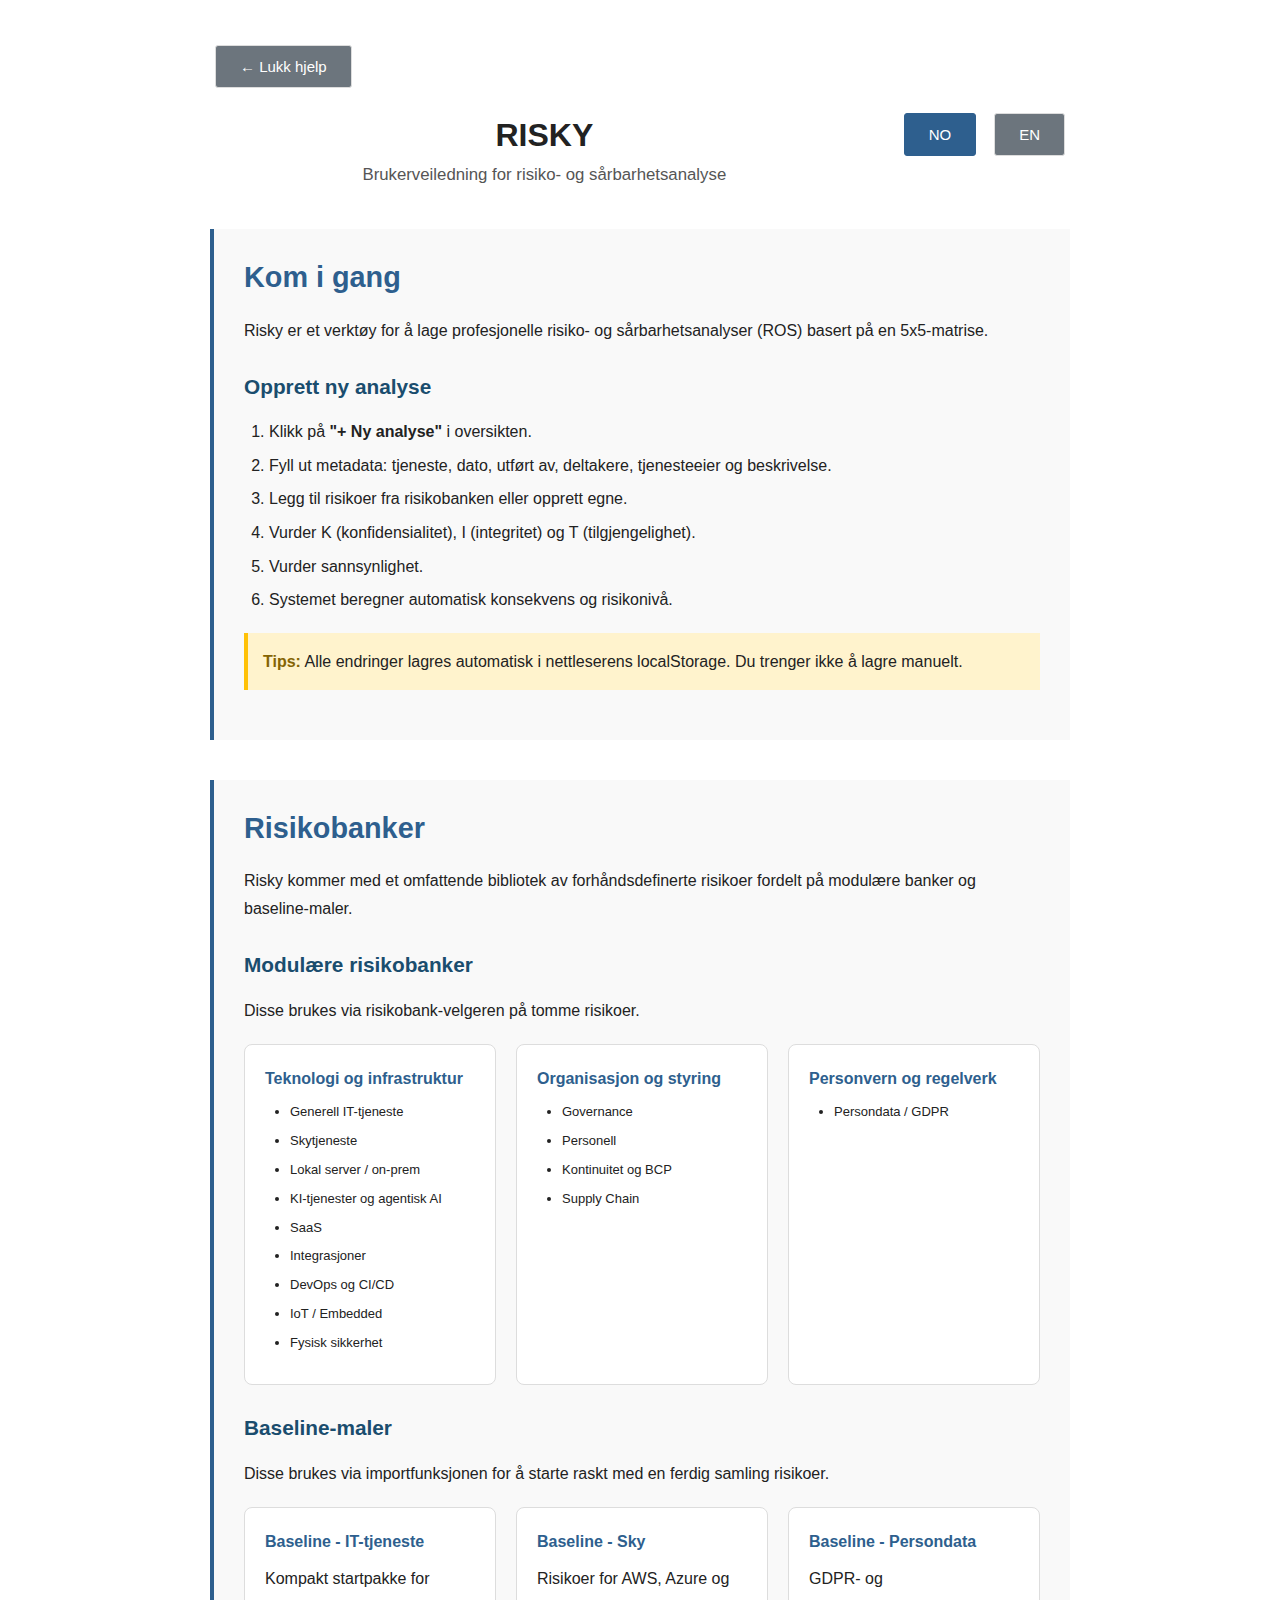
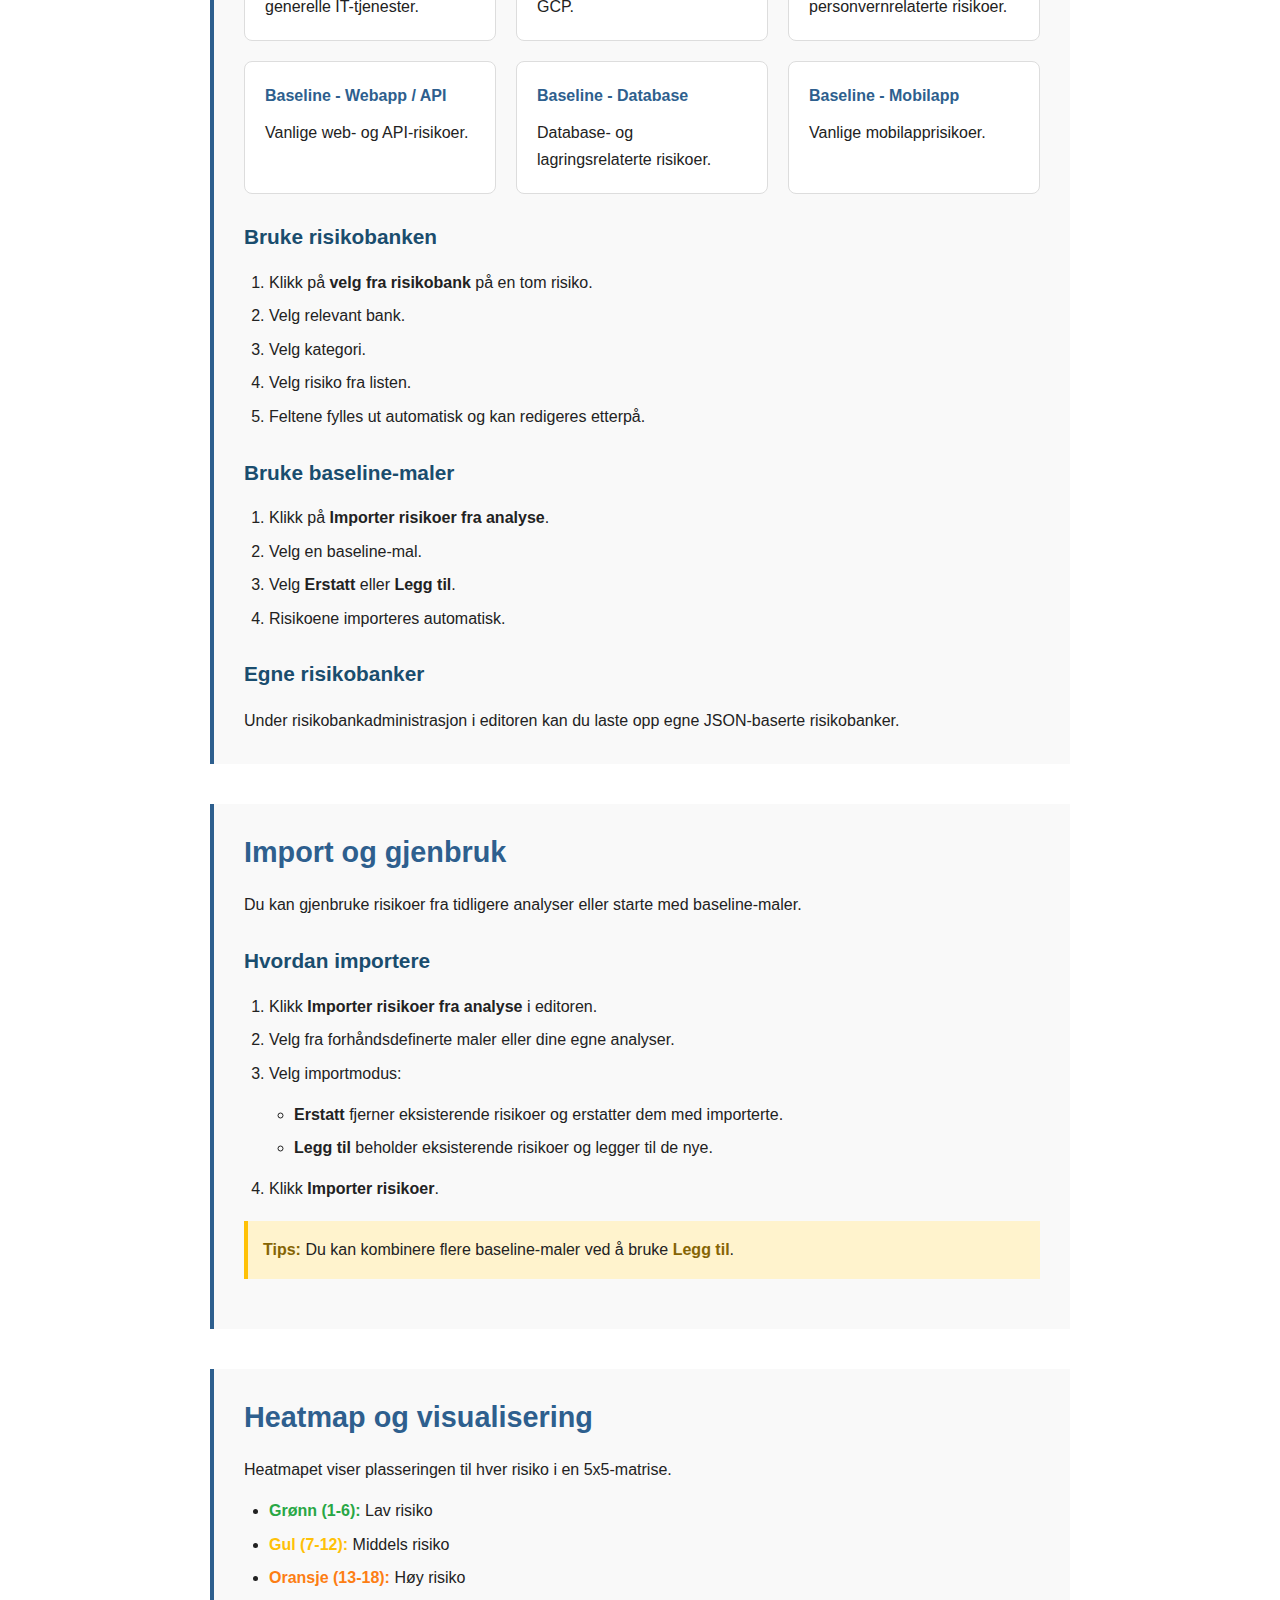
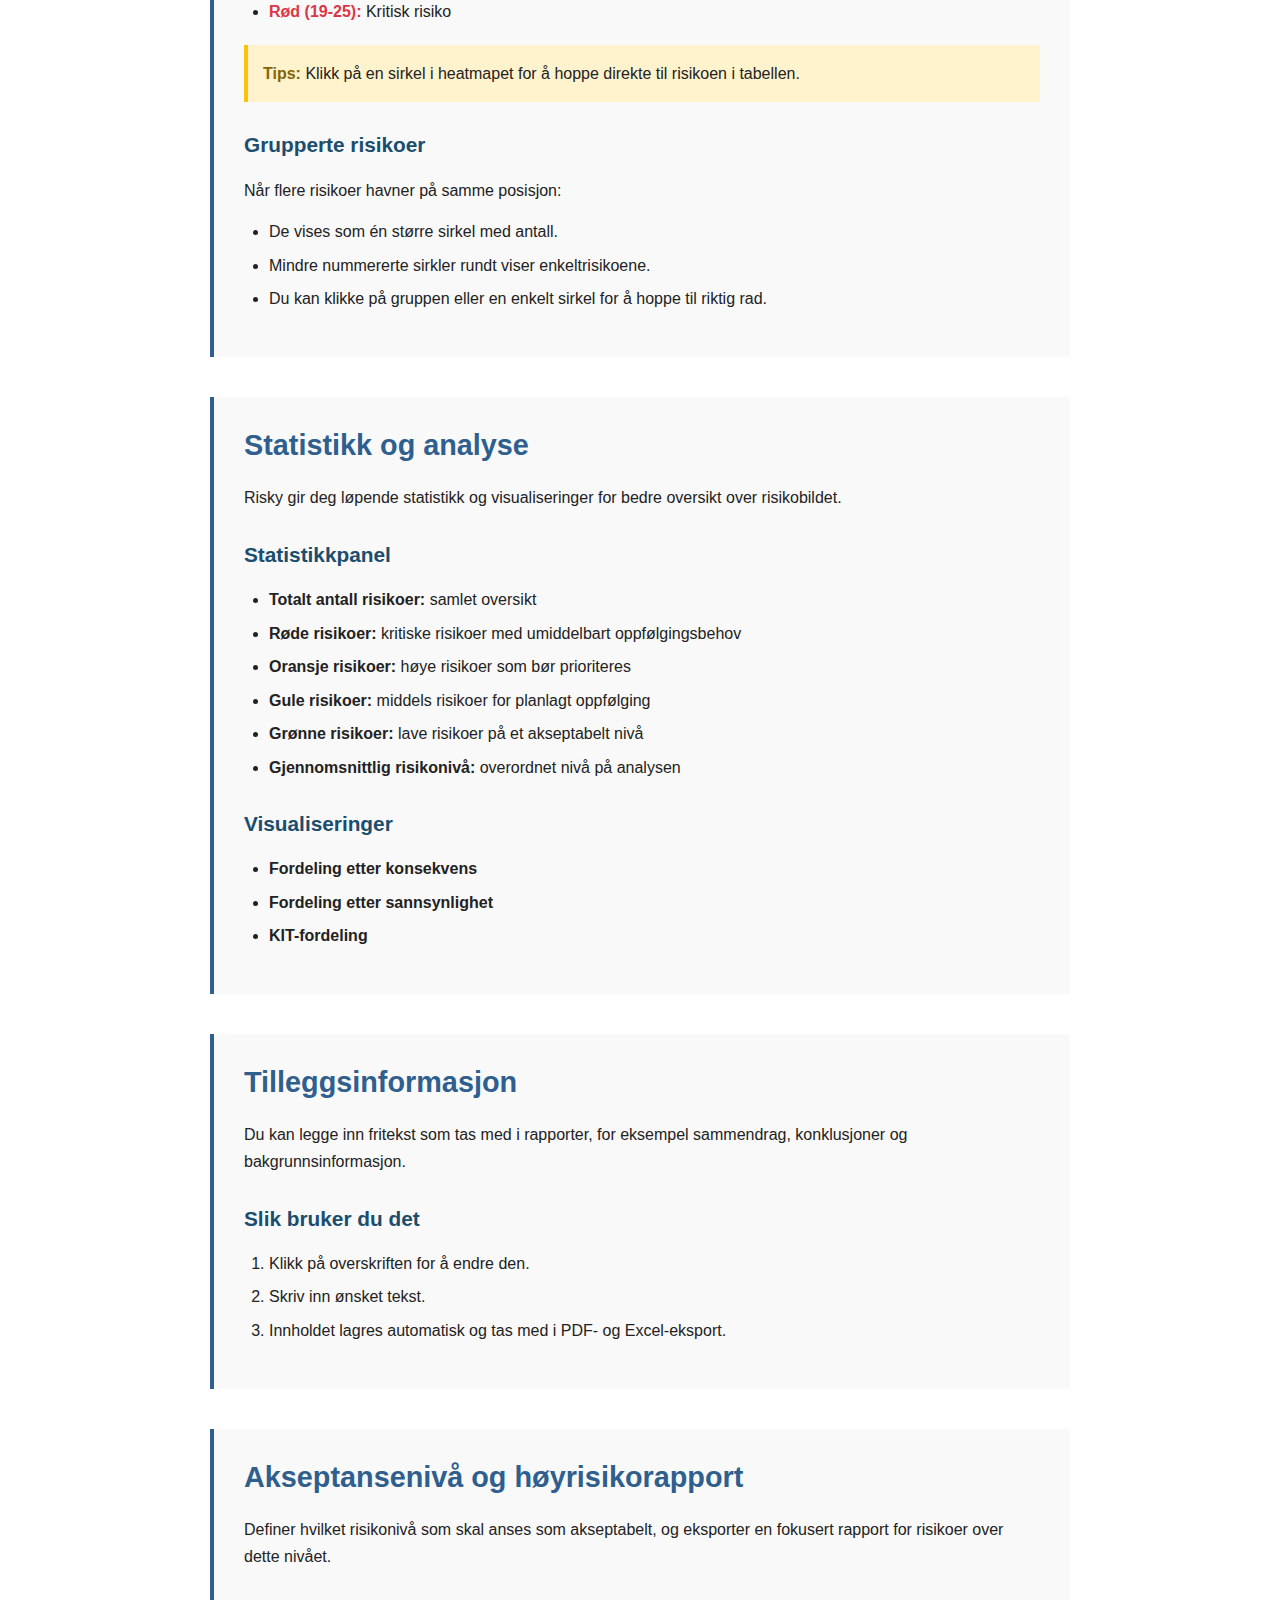
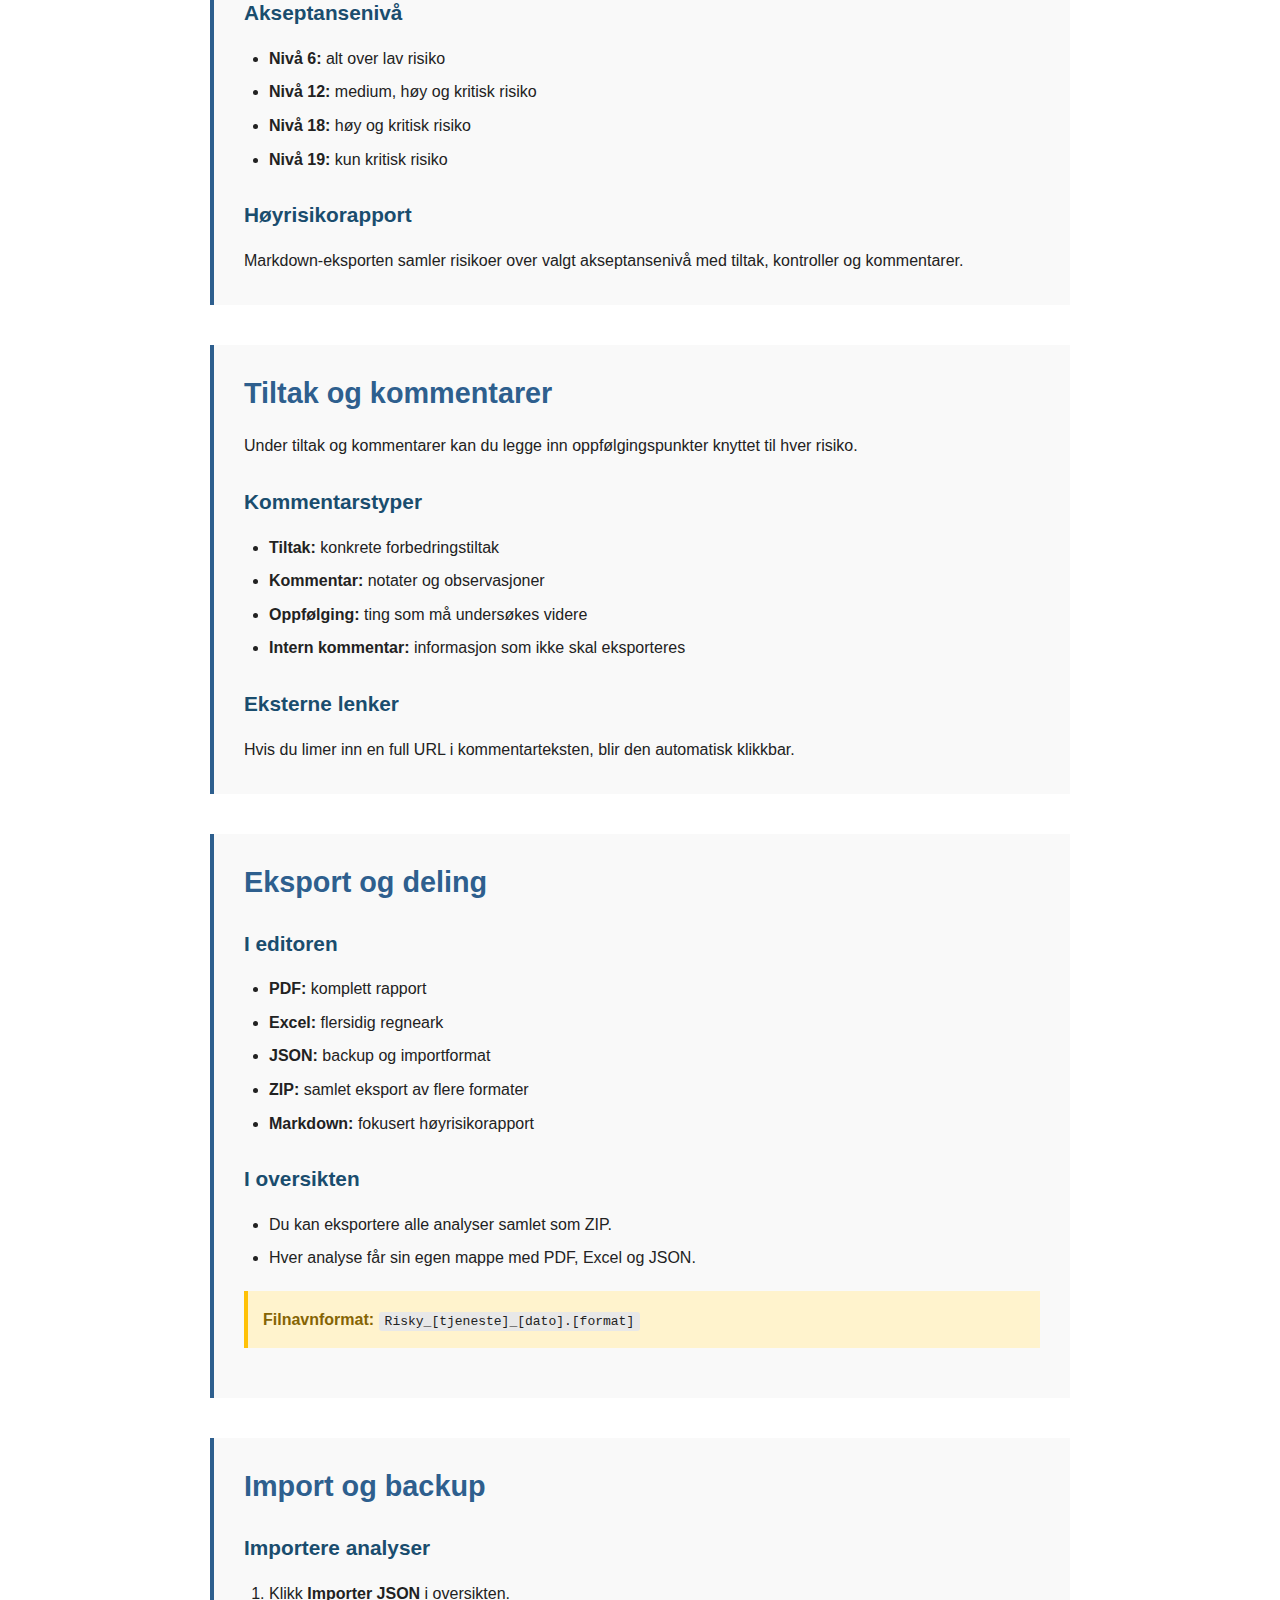
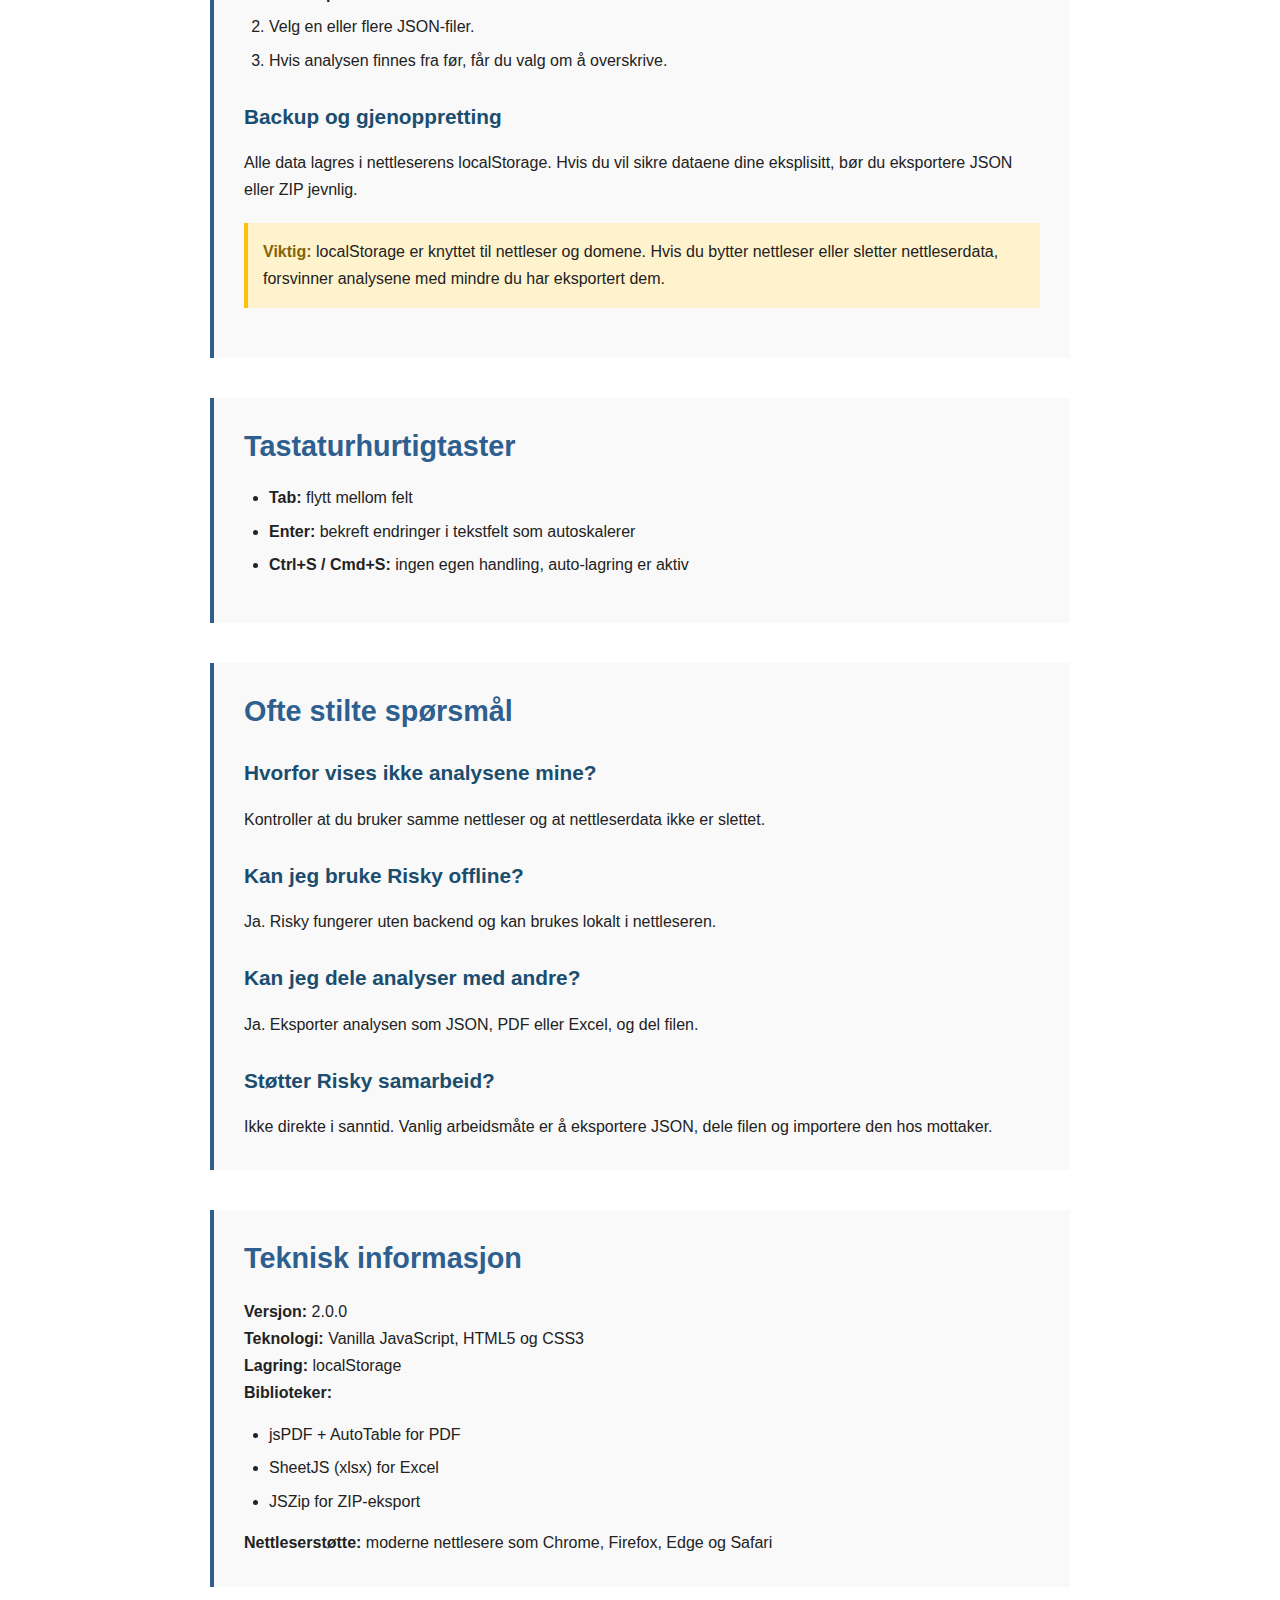
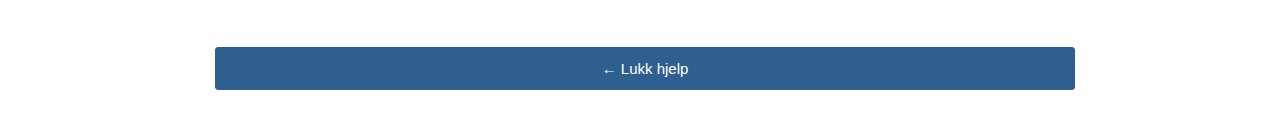
<file: help.html>
<!DOCTYPE html>
<html lang="no">
<head>
    <meta charset="UTF-8">
    <meta name="viewport" content="width=device-width, initial-scale=1.0">
    <title>Risky - Help</title>
    <link rel="stylesheet" href="css/main.css">
    <style>
        .help-container {
            max-width: 900px;
            margin: 0 auto;
            padding: 40px 20px;
        }
        .help-header {
            display: flex;
            justify-content: space-between;
            align-items: flex-start;
            gap: 20px;
            margin-bottom: 40px;
        }
        .help-header-text {
            flex: 1;
            text-align: center;
        }
        .help-language {
            display: flex;
            gap: 8px;
        }
        .lang-btn {
            min-width: 54px;
        }
        .help-section {
            margin-bottom: 40px;
            padding: 30px;
            background: #f9f9f9;
            border-left: 4px solid #2e5f8e;
        }
        .help-section h2 {
            color: #2e5f8e;
            margin-top: 0;
            margin-bottom: 20px;
        }
        .help-section h3 {
            color: #1a4d6e;
            margin-top: 25px;
            margin-bottom: 15px;
        }
        .help-section ul, .help-section ol {
            margin: 15px 0;
            padding-left: 25px;
        }
        .help-section li {
            margin: 8px 0;
            line-height: 1.6;
        }
        .help-section code {
            background: #e8e8e8;
            padding: 2px 6px;
            border-radius: 3px;
            font-family: monospace;
        }
        .feature-grid {
            display: grid;
            grid-template-columns: repeat(auto-fit, minmax(250px, 1fr));
            gap: 20px;
            margin: 20px 0;
        }
        .feature-card {
            background: white;
            padding: 20px;
            border-radius: 8px;
            border: 1px solid #ddd;
        }
        .feature-card h4 {
            color: #2e5f8e;
            margin-top: 0;
            margin-bottom: 10px;
        }
        .back-btn {
            margin-bottom: 20px;
        }
        .tip {
            background: #fff3cd;
            border-left: 4px solid #ffc107;
            padding: 15px;
            margin: 20px 0;
        }
        .tip strong {
            color: #856404;
        }
        @media (max-width: 720px) {
            .help-header {
                flex-direction: column;
                align-items: stretch;
            }
            .help-header-text {
                text-align: left;
            }
            .help-language {
                justify-content: flex-end;
            }
        }
    </style>
</head>
<body>
    <div class="help-container">
        <button id="closeTopBtn" onclick="window.close()" class="btn btn-secondary back-btn">← Close Help</button>

        <div class="help-header">
            <div class="help-header-text">
                <h1>RISKY</h1>
                <p id="subtitle" class="subtitle"></p>
            </div>
            <div class="help-language">
                <button id="langNoBtn" class="btn btn-secondary lang-btn" type="button">NO</button>
                <button id="langEnBtn" class="btn btn-secondary lang-btn" type="button">EN</button>
            </div>
        </div>

        <div id="helpContent"></div>

        <button id="closeBottomBtn" onclick="window.close()" class="btn btn-primary" style="width: 100%; margin-top: 20px;">← Close Help</button>
    </div>

    <script>
        const LANGUAGE_STORAGE_KEY = 'ros_language';

        const helpTranslations = {
            no: {
                pageTitle: 'Risky - Hjelp',
                closeHelp: '← Lukk hjelp',
                subtitle: 'Brukerveiledning for risiko- og sårbarhetsanalyse',
                sections: `
                    <div class="help-section">
                        <h2>Kom i gang</h2>
                        <p>Risky er et verktøy for å lage profesjonelle risiko- og sårbarhetsanalyser (ROS) basert på en 5x5-matrise.</p>

                        <h3>Opprett ny analyse</h3>
                        <ol>
                            <li>Klikk på <strong>"+ Ny analyse"</strong> i oversikten.</li>
                            <li>Fyll ut metadata: tjeneste, dato, utført av, deltakere, tjenesteeier og beskrivelse.</li>
                            <li>Legg til risikoer fra risikobanken eller opprett egne.</li>
                            <li>Vurder K (konfidensialitet), I (integritet) og T (tilgjengelighet).</li>
                            <li>Vurder sannsynlighet.</li>
                            <li>Systemet beregner automatisk konsekvens og risikonivå.</li>
                        </ol>

                        <div class="tip">
                            <strong>Tips:</strong> Alle endringer lagres automatisk i nettleserens localStorage. Du trenger ikke å lagre manuelt.
                        </div>
                    </div>

                    <div class="help-section">
                        <h2>Risikobanker</h2>
                        <p>Risky kommer med et omfattende bibliotek av forhåndsdefinerte risikoer fordelt på modulære banker og baseline-maler.</p>

                        <h3>Modulære risikobanker</h3>
                        <p>Disse brukes via risikobank-velgeren på tomme risikoer.</p>

                        <div class="feature-grid">
                            <div class="feature-card">
                                <h4>Teknologi og infrastruktur</h4>
                                <ul style="font-size: 13px; margin: 10px 0;">
                                    <li>Generell IT-tjeneste</li>
                                    <li>Skytjeneste</li>
                                    <li>Lokal server / on-prem</li>
                                    <li>KI-tjenester og agentisk AI</li>
                                    <li>SaaS</li>
                                    <li>Integrasjoner</li>
                                    <li>DevOps og CI/CD</li>
                                    <li>IoT / Embedded</li>
                                    <li>Fysisk sikkerhet</li>
                                </ul>
                            </div>
                            <div class="feature-card">
                                <h4>Organisasjon og styring</h4>
                                <ul style="font-size: 13px; margin: 10px 0;">
                                    <li>Governance</li>
                                    <li>Personell</li>
                                    <li>Kontinuitet og BCP</li>
                                    <li>Supply Chain</li>
                                </ul>
                            </div>
                            <div class="feature-card">
                                <h4>Personvern og regelverk</h4>
                                <ul style="font-size: 13px; margin: 10px 0;">
                                    <li>Persondata / GDPR</li>
                                </ul>
                            </div>
                        </div>

                        <h3>Baseline-maler</h3>
                        <p>Disse brukes via importfunksjonen for å starte raskt med en ferdig samling risikoer.</p>

                        <div class="feature-grid">
                            <div class="feature-card">
                                <h4>Baseline - IT-tjeneste</h4>
                                <p>Kompakt startpakke for generelle IT-tjenester.</p>
                            </div>
                            <div class="feature-card">
                                <h4>Baseline - Sky</h4>
                                <p>Risikoer for AWS, Azure og GCP.</p>
                            </div>
                            <div class="feature-card">
                                <h4>Baseline - Persondata</h4>
                                <p>GDPR- og personvernrelaterte risikoer.</p>
                            </div>
                            <div class="feature-card">
                                <h4>Baseline - Webapp / API</h4>
                                <p>Vanlige web- og API-risikoer.</p>
                            </div>
                            <div class="feature-card">
                                <h4>Baseline - Database</h4>
                                <p>Database- og lagringsrelaterte risikoer.</p>
                            </div>
                            <div class="feature-card">
                                <h4>Baseline - Mobilapp</h4>
                                <p>Vanlige mobilapprisikoer.</p>
                            </div>
                        </div>

                        <h3>Bruke risikobanken</h3>
                        <ol>
                            <li>Klikk på <strong>velg fra risikobank</strong> på en tom risiko.</li>
                            <li>Velg relevant bank.</li>
                            <li>Velg kategori.</li>
                            <li>Velg risiko fra listen.</li>
                            <li>Feltene fylles ut automatisk og kan redigeres etterpå.</li>
                        </ol>

                        <h3>Bruke baseline-maler</h3>
                        <ol>
                            <li>Klikk på <strong>Importer risikoer fra analyse</strong>.</li>
                            <li>Velg en baseline-mal.</li>
                            <li>Velg <strong>Erstatt</strong> eller <strong>Legg til</strong>.</li>
                            <li>Risikoene importeres automatisk.</li>
                        </ol>

                        <h3>Egne risikobanker</h3>
                        <p>Under risikobankadministrasjon i editoren kan du laste opp egne JSON-baserte risikobanker.</p>
                    </div>

                    <div class="help-section">
                        <h2>Import og gjenbruk</h2>
                        <p>Du kan gjenbruke risikoer fra tidligere analyser eller starte med baseline-maler.</p>

                        <h3>Hvordan importere</h3>
                        <ol>
                            <li>Klikk <strong>Importer risikoer fra analyse</strong> i editoren.</li>
                            <li>Velg fra forhåndsdefinerte maler eller dine egne analyser.</li>
                            <li>Velg importmodus:
                                <ul>
                                    <li><strong>Erstatt</strong> fjerner eksisterende risikoer og erstatter dem med importerte.</li>
                                    <li><strong>Legg til</strong> beholder eksisterende risikoer og legger til de nye.</li>
                                </ul>
                            </li>
                            <li>Klikk <strong>Importer risikoer</strong>.</li>
                        </ol>

                        <div class="tip">
                            <strong>Tips:</strong> Du kan kombinere flere baseline-maler ved å bruke <strong>Legg til</strong>.
                        </div>
                    </div>

                    <div class="help-section">
                        <h2>Heatmap og visualisering</h2>
                        <p>Heatmapet viser plasseringen til hver risiko i en 5x5-matrise.</p>
                        <ul>
                            <li><strong style="color: #28a745;">Grønn (1-6):</strong> Lav risiko</li>
                            <li><strong style="color: #ffc107;">Gul (7-12):</strong> Middels risiko</li>
                            <li><strong style="color: #fd7e14;">Oransje (13-18):</strong> Høy risiko</li>
                            <li><strong style="color: #dc3545;">Rød (19-25):</strong> Kritisk risiko</li>
                        </ul>

                        <div class="tip">
                            <strong>Tips:</strong> Klikk på en sirkel i heatmapet for å hoppe direkte til risikoen i tabellen.
                        </div>

                        <h3>Grupperte risikoer</h3>
                        <p>Når flere risikoer havner på samme posisjon:</p>
                        <ul>
                            <li>De vises som én større sirkel med antall.</li>
                            <li>Mindre nummererte sirkler rundt viser enkeltrisikoene.</li>
                            <li>Du kan klikke på gruppen eller en enkelt sirkel for å hoppe til riktig rad.</li>
                        </ul>
                    </div>

                    <div class="help-section">
                        <h2>Statistikk og analyse</h2>
                        <p>Risky gir deg løpende statistikk og visualiseringer for bedre oversikt over risikobildet.</p>

                        <h3>Statistikkpanel</h3>
                        <ul>
                            <li><strong>Totalt antall risikoer:</strong> samlet oversikt</li>
                            <li><strong>Røde risikoer:</strong> kritiske risikoer med umiddelbart oppfølgingsbehov</li>
                            <li><strong>Oransje risikoer:</strong> høye risikoer som bør prioriteres</li>
                            <li><strong>Gule risikoer:</strong> middels risikoer for planlagt oppfølging</li>
                            <li><strong>Grønne risikoer:</strong> lave risikoer på et akseptabelt nivå</li>
                            <li><strong>Gjennomsnittlig risikonivå:</strong> overordnet nivå på analysen</li>
                        </ul>

                        <h3>Visualiseringer</h3>
                        <ul>
                            <li><strong>Fordeling etter konsekvens</strong></li>
                            <li><strong>Fordeling etter sannsynlighet</strong></li>
                            <li><strong>KIT-fordeling</strong></li>
                        </ul>
                    </div>

                    <div class="help-section">
                        <h2>Tilleggsinformasjon</h2>
                        <p>Du kan legge inn fritekst som tas med i rapporter, for eksempel sammendrag, konklusjoner og bakgrunnsinformasjon.</p>

                        <h3>Slik bruker du det</h3>
                        <ol>
                            <li>Klikk på overskriften for å endre den.</li>
                            <li>Skriv inn ønsket tekst.</li>
                            <li>Innholdet lagres automatisk og tas med i PDF- og Excel-eksport.</li>
                        </ol>
                    </div>

                    <div class="help-section">
                        <h2>Akseptansenivå og høyrisikorapport</h2>
                        <p>Definer hvilket risikonivå som skal anses som akseptabelt, og eksporter en fokusert rapport for risikoer over dette nivået.</p>

                        <h3>Akseptansenivå</h3>
                        <ul>
                            <li><strong>Nivå 6:</strong> alt over lav risiko</li>
                            <li><strong>Nivå 12:</strong> medium, høy og kritisk risiko</li>
                            <li><strong>Nivå 18:</strong> høy og kritisk risiko</li>
                            <li><strong>Nivå 19:</strong> kun kritisk risiko</li>
                        </ul>

                        <h3>Høyrisikorapport</h3>
                        <p>Markdown-eksporten samler risikoer over valgt akseptansenivå med tiltak, kontroller og kommentarer.</p>
                    </div>

                    <div class="help-section">
                        <h2>Tiltak og kommentarer</h2>
                        <p>Under tiltak og kommentarer kan du legge inn oppfølgingspunkter knyttet til hver risiko.</p>

                        <h3>Kommentarstyper</h3>
                        <ul>
                            <li><strong>Tiltak:</strong> konkrete forbedringstiltak</li>
                            <li><strong>Kommentar:</strong> notater og observasjoner</li>
                            <li><strong>Oppfølging:</strong> ting som må undersøkes videre</li>
                            <li><strong>Intern kommentar:</strong> informasjon som ikke skal eksporteres</li>
                        </ul>

                        <h3>Eksterne lenker</h3>
                        <p>Hvis du limer inn en full URL i kommentarteksten, blir den automatisk klikkbar.</p>
                    </div>

                    <div class="help-section">
                        <h2>Eksport og deling</h2>

                        <h3>I editoren</h3>
                        <ul>
                            <li><strong>PDF:</strong> komplett rapport</li>
                            <li><strong>Excel:</strong> flersidig regneark</li>
                            <li><strong>JSON:</strong> backup og importformat</li>
                            <li><strong>ZIP:</strong> samlet eksport av flere formater</li>
                            <li><strong>Markdown:</strong> fokusert høyrisikorapport</li>
                        </ul>

                        <h3>I oversikten</h3>
                        <ul>
                            <li>Du kan eksportere alle analyser samlet som ZIP.</li>
                            <li>Hver analyse får sin egen mappe med PDF, Excel og JSON.</li>
                        </ul>

                        <div class="tip">
                            <strong>Filnavnformat:</strong> <code>Risky_[tjeneste]_[dato].[format]</code>
                        </div>
                    </div>

                    <div class="help-section">
                        <h2>Import og backup</h2>

                        <h3>Importere analyser</h3>
                        <ol>
                            <li>Klikk <strong>Importer JSON</strong> i oversikten.</li>
                            <li>Velg en eller flere JSON-filer.</li>
                            <li>Hvis analysen finnes fra før, får du valg om å overskrive.</li>
                        </ol>

                        <h3>Backup og gjenoppretting</h3>
                        <p>Alle data lagres i nettleserens localStorage. Hvis du vil sikre dataene dine eksplisitt, bør du eksportere JSON eller ZIP jevnlig.</p>

                        <div class="tip">
                            <strong>Viktig:</strong> localStorage er knyttet til nettleser og domene. Hvis du bytter nettleser eller sletter nettleserdata, forsvinner analysene med mindre du har eksportert dem.
                        </div>
                    </div>

                    <div class="help-section">
                        <h2>Tastaturhurtigtaster</h2>
                        <ul>
                            <li><strong>Tab:</strong> flytt mellom felt</li>
                            <li><strong>Enter:</strong> bekreft endringer i tekstfelt som autoskalerer</li>
                            <li><strong>Ctrl+S / Cmd+S:</strong> ingen egen handling, auto-lagring er aktiv</li>
                        </ul>
                    </div>

                    <div class="help-section">
                        <h2>Ofte stilte spørsmål</h2>

                        <h3>Hvorfor vises ikke analysene mine?</h3>
                        <p>Kontroller at du bruker samme nettleser og at nettleserdata ikke er slettet.</p>

                        <h3>Kan jeg bruke Risky offline?</h3>
                        <p>Ja. Risky fungerer uten backend og kan brukes lokalt i nettleseren.</p>

                        <h3>Kan jeg dele analyser med andre?</h3>
                        <p>Ja. Eksporter analysen som JSON, PDF eller Excel, og del filen.</p>

                        <h3>Støtter Risky samarbeid?</h3>
                        <p>Ikke direkte i sanntid. Vanlig arbeidsmåte er å eksportere JSON, dele filen og importere den hos mottaker.</p>
                    </div>

                    <div class="help-section">
                        <h2>Teknisk informasjon</h2>
                        <p><strong>Versjon:</strong> 2.0.0</p>
                        <p><strong>Teknologi:</strong> Vanilla JavaScript, HTML5 og CSS3</p>
                        <p><strong>Lagring:</strong> localStorage</p>
                        <p><strong>Biblioteker:</strong></p>
                        <ul>
                            <li>jsPDF + AutoTable for PDF</li>
                            <li>SheetJS (xlsx) for Excel</li>
                            <li>JSZip for ZIP-eksport</li>
                        </ul>
                        <p><strong>Nettleserstøtte:</strong> moderne nettlesere som Chrome, Firefox, Edge og Safari</p>
                    </div>
                `
            },
            en: {
                pageTitle: 'Risky - Help',
                closeHelp: '← Close Help',
                subtitle: 'User guide for structured risk and vulnerability analysis',
                sections: `
                    <div class="help-section">
                        <h2>Getting Started</h2>
                        <p>Risky is a browser-based tool for professional risk and vulnerability assessments built around a 5x5 matrix model.</p>

                        <h3>Create A New Analysis</h3>
                        <ol>
                            <li>Click <strong>"+ New Analysis"</strong> in the overview.</li>
                            <li>Fill in metadata such as service, date, performed by, participants, owner, and description.</li>
                            <li>Add risks from the risk bank or create your own.</li>
                            <li>Score K (confidentiality), I (integrity), and T (availability).</li>
                            <li>Set probability.</li>
                            <li>The system calculates consequence and risk level automatically.</li>
                        </ol>

                        <div class="tip">
                            <strong>Tip:</strong> All changes are saved automatically in browser localStorage. No manual save is needed.
                        </div>
                    </div>

                    <div class="help-section">
                        <h2>Risk Banks</h2>
                        <p>Risky includes an extensive library of predefined risks across modular banks and baseline templates.</p>

                        <h3>Modular Risk Banks</h3>
                        <p>These are used through the risk-bank picker on empty risks.</p>

                        <div class="feature-grid">
                            <div class="feature-card">
                                <h4>Technology and Infrastructure</h4>
                                <ul style="font-size: 13px; margin: 10px 0;">
                                    <li>General IT Service</li>
                                    <li>Cloud Service</li>
                                    <li>Local Server / On-premises</li>
                                    <li>AI Services and Agentic AI</li>
                                    <li>SaaS</li>
                                    <li>Integrations</li>
                                    <li>DevOps and CI/CD</li>
                                    <li>IoT / Embedded</li>
                                    <li>Physical Security</li>
                                </ul>
                            </div>
                            <div class="feature-card">
                                <h4>Organization and Governance</h4>
                                <ul style="font-size: 13px; margin: 10px 0;">
                                    <li>Governance</li>
                                    <li>Personnel</li>
                                    <li>Continuity and BCP</li>
                                    <li>Supply Chain</li>
                                </ul>
                            </div>
                            <div class="feature-card">
                                <h4>Privacy and Regulation</h4>
                                <ul style="font-size: 13px; margin: 10px 0;">
                                    <li>Personal Data / GDPR</li>
                                </ul>
                            </div>
                        </div>

                        <h3>Baseline Templates</h3>
                        <p>These are used through the import flow when you want a fast starting point.</p>

                        <div class="feature-grid">
                            <div class="feature-card">
                                <h4>Baseline - IT Service</h4>
                                <p>Compact starter set for general IT services.</p>
                            </div>
                            <div class="feature-card">
                                <h4>Baseline - Cloud</h4>
                                <p>Risks for AWS, Azure, and GCP environments.</p>
                            </div>
                            <div class="feature-card">
                                <h4>Baseline - Personal Data</h4>
                                <p>GDPR and privacy-related risks.</p>
                            </div>
                            <div class="feature-card">
                                <h4>Baseline - Web App / API</h4>
                                <p>Common web application and API risks.</p>
                            </div>
                            <div class="feature-card">
                                <h4>Baseline - Database</h4>
                                <p>Database and storage-related risks.</p>
                            </div>
                            <div class="feature-card">
                                <h4>Baseline - Mobile App</h4>
                                <p>Common mobile application risks.</p>
                            </div>
                        </div>

                        <h3>Using The Risk Bank</h3>
                        <ol>
                            <li>Click <strong>Select From Risk Bank</strong> on an empty risk.</li>
                            <li>Select the relevant bank.</li>
                            <li>Select a category.</li>
                            <li>Select a risk from the list.</li>
                            <li>The fields are populated automatically and can be edited afterwards.</li>
                        </ol>

                        <h3>Using Baseline Templates</h3>
                        <ol>
                            <li>Click <strong>Import Risks From Analysis</strong>.</li>
                            <li>Select a baseline template.</li>
                            <li>Choose <strong>Replace</strong> or <strong>Add</strong>.</li>
                            <li>The risks are imported automatically.</li>
                        </ol>

                        <h3>Custom Risk Banks</h3>
                        <p>You can upload your own JSON-based risk banks from the risk-bank administration area in the editor.</p>
                    </div>

                    <div class="help-section">
                        <h2>Import and Reuse</h2>
                        <p>You can reuse risks from earlier analyses or start from baseline templates.</p>

                        <h3>How To Import</h3>
                        <ol>
                            <li>Click <strong>Import Risks From Analysis</strong> in the editor.</li>
                            <li>Select either predefined templates or one of your existing analyses.</li>
                            <li>Choose import mode:
                                <ul>
                                    <li><strong>Replace</strong> removes existing risks and replaces them.</li>
                                    <li><strong>Add</strong> keeps existing risks and appends new ones.</li>
                                </ul>
                            </li>
                            <li>Click <strong>Import Risks</strong>.</li>
                        </ol>

                        <div class="tip">
                            <strong>Tip:</strong> You can combine multiple baseline templates by using <strong>Add</strong>.
                        </div>
                    </div>

                    <div class="help-section">
                        <h2>Heatmap and Visualization</h2>
                        <p>The heatmap shows each risk in a 5x5 matrix.</p>
                        <ul>
                            <li><strong style="color: #28a745;">Green (1-6):</strong> Low risk</li>
                            <li><strong style="color: #ffc107;">Yellow (7-12):</strong> Medium risk</li>
                            <li><strong style="color: #fd7e14;">Orange (13-18):</strong> High risk</li>
                            <li><strong style="color: #dc3545;">Red (19-25):</strong> Critical risk</li>
                        </ul>

                        <div class="tip">
                            <strong>Tip:</strong> Click a circle in the heatmap to jump directly to the matching row in the table.
                        </div>

                        <h3>Grouped Risks</h3>
                        <p>When multiple risks share the same position:</p>
                        <ul>
                            <li>They are shown as one larger circle with a count.</li>
                            <li>Smaller numbered circles around it represent individual risks.</li>
                            <li>You can click either the group or one of the smaller circles to jump to the correct row.</li>
                        </ul>
                    </div>

                    <div class="help-section">
                        <h2>Statistics and Analysis</h2>
                        <p>Risky provides live statistics and visual summaries of the current risk picture.</p>

                        <h3>Statistics Panel</h3>
                        <ul>
                            <li><strong>Total risks:</strong> overall count</li>
                            <li><strong>Red risks:</strong> critical risks requiring immediate follow-up</li>
                            <li><strong>Orange risks:</strong> high risks that should be prioritized</li>
                            <li><strong>Yellow risks:</strong> medium risks for planned handling</li>
                            <li><strong>Green risks:</strong> low risks at an acceptable level</li>
                            <li><strong>Average risk level:</strong> overall risk level for the analysis</li>
                        </ul>

                        <h3>Visualizations</h3>
                        <ul>
                            <li><strong>Distribution by consequence</strong></li>
                            <li><strong>Distribution by probability</strong></li>
                            <li><strong>KIT distribution</strong></li>
                        </ul>
                    </div>

                    <div class="help-section">
                        <h2>Additional Information</h2>
                        <p>You can add free text that is included in reports, for example summaries, conclusions, or background context.</p>

                        <h3>How To Use It</h3>
                        <ol>
                            <li>Click the section heading to rename it.</li>
                            <li>Enter the text you want.</li>
                            <li>The content is saved automatically and included in PDF and Excel exports.</li>
                        </ol>
                    </div>

                    <div class="help-section">
                        <h2>Acceptance Level and High-Risk Report</h2>
                        <p>Define which risk level is acceptable and export a focused report for risks above that level.</p>

                        <h3>Acceptance Level</h3>
                        <ul>
                            <li><strong>Level 6:</strong> everything above low risk</li>
                            <li><strong>Level 12:</strong> medium, high, and critical risk</li>
                            <li><strong>Level 18:</strong> high and critical risk only</li>
                            <li><strong>Level 19:</strong> critical risk only</li>
                        </ul>

                        <h3>High-Risk Report</h3>
                        <p>The Markdown export collects all risks above the chosen threshold together with measures, controls, and comments.</p>
                    </div>

                    <div class="help-section">
                        <h2>Measures and Comments</h2>
                        <p>Under measures and comments you can document structured follow-up items for each risk.</p>

                        <h3>Comment Types</h3>
                        <ul>
                            <li><strong>Measure:</strong> concrete actions to carry out</li>
                            <li><strong>Comment:</strong> general notes and observations</li>
                            <li><strong>Follow-up:</strong> items that require further investigation</li>
                            <li><strong>Internal comment:</strong> information that should not be exported</li>
                        </ul>

                        <h3>External Links</h3>
                        <p>If you paste a full URL into a comment, it becomes clickable automatically.</p>
                    </div>

                    <div class="help-section">
                        <h2>Export and Sharing</h2>

                        <h3>In The Editor</h3>
                        <ul>
                            <li><strong>PDF:</strong> complete report</li>
                            <li><strong>Excel:</strong> multi-sheet workbook</li>
                            <li><strong>JSON:</strong> backup and import format</li>
                            <li><strong>ZIP:</strong> bundled export of multiple formats</li>
                            <li><strong>Markdown:</strong> focused high-risk report</li>
                        </ul>

                        <h3>In The Overview</h3>
                        <ul>
                            <li>You can export all analyses together as a ZIP file.</li>
                            <li>Each analysis gets its own folder with PDF, Excel, and JSON.</li>
                        </ul>

                        <div class="tip">
                            <strong>Filename format:</strong> <code>Risky_[service]_[date].[format]</code>
                        </div>
                    </div>

                    <div class="help-section">
                        <h2>Import and Backup</h2>

                        <h3>Importing Analyses</h3>
                        <ol>
                            <li>Click <strong>Import JSON</strong> in the overview.</li>
                            <li>Select one or more JSON files.</li>
                            <li>If an analysis already exists, you can choose whether to overwrite it.</li>
                        </ol>

                        <h3>Backup and Restore</h3>
                        <p>All data is stored in browser localStorage. If you want explicit backups, export JSON or ZIP regularly.</p>

                        <div class="tip">
                            <strong>Important:</strong> localStorage is tied to browser and domain. If you change browser or clear browser data, the analyses are lost unless they were exported first.
                        </div>
                    </div>

                    <div class="help-section">
                        <h2>Keyboard Shortcuts</h2>
                        <ul>
                            <li><strong>Tab:</strong> move between fields</li>
                            <li><strong>Enter:</strong> confirm changes in auto-resizing text fields</li>
                            <li><strong>Ctrl+S / Cmd+S:</strong> no dedicated action, auto-save is already active</li>
                        </ul>
                    </div>

                    <div class="help-section">
                        <h2>Frequently Asked Questions</h2>

                        <h3>Why are my analyses missing?</h3>
                        <p>Check that you are using the same browser and that browser data has not been cleared.</p>

                        <h3>Can I use Risky offline?</h3>
                        <p>Yes. Risky works without a backend and can be used locally in the browser.</p>

                        <h3>Can I share analyses with others?</h3>
                        <p>Yes. Export the analysis as JSON, PDF, or Excel and share the file.</p>

                        <h3>Does Risky support collaboration?</h3>
                        <p>Not as a real-time multi-user app. The normal workflow is to export JSON, share the file, and import it on the other side.</p>
                    </div>

                    <div class="help-section">
                        <h2>Technical Information</h2>
                        <p><strong>Version:</strong> 2.0.0</p>
                        <p><strong>Technology:</strong> Vanilla JavaScript, HTML5, and CSS3</p>
                        <p><strong>Storage:</strong> localStorage</p>
                        <p><strong>Libraries:</strong></p>
                        <ul>
                            <li>jsPDF + AutoTable for PDF</li>
                            <li>SheetJS (xlsx) for Excel</li>
                            <li>JSZip for ZIP export</li>
                        </ul>
                        <p><strong>Browser support:</strong> modern browsers such as Chrome, Firefox, Edge, and Safari</p>
                    </div>
                `
            }
        };

        function getCurrentLanguage() {
            return localStorage.getItem(LANGUAGE_STORAGE_KEY) === 'en' ? 'en' : 'no';
        }

        function setLanguage(language) {
            localStorage.setItem(LANGUAGE_STORAGE_KEY, language);
            renderHelp(language);
        }

        function renderHelp(language) {
            const content = helpTranslations[language] || helpTranslations.no;
            document.documentElement.lang = language;
            document.title = content.pageTitle;
            document.getElementById('subtitle').textContent = content.subtitle;
            document.getElementById('closeTopBtn').textContent = content.closeHelp;
            document.getElementById('closeBottomBtn').textContent = content.closeHelp;
            document.getElementById('helpContent').innerHTML = content.sections;

            document.getElementById('langNoBtn').className = language === 'no'
                ? 'btn btn-primary lang-btn'
                : 'btn btn-secondary lang-btn';
            document.getElementById('langEnBtn').className = language === 'en'
                ? 'btn btn-primary lang-btn'
                : 'btn btn-secondary lang-btn';
        }

        document.getElementById('langNoBtn').addEventListener('click', () => setLanguage('no'));
        document.getElementById('langEnBtn').addEventListener('click', () => setLanguage('en'));

        renderHelp(getCurrentLanguage());
    </script>
</body>
</html>
</file>
<file: css/main.css>
/* Hovedstyling for ROS-analyse verktøy */

* {
    box-sizing: border-box;
    margin: 0;
    padding: 0;
}

body {
    font-family: 'Segoe UI', Tahoma, Geneva, Verdana, sans-serif;
    line-height: 1.7;
    color: #222;
    background-color: #fff;
    padding: 0;
    margin: 0;
}

.container {
    max-width: 1500px;
    margin: 0 auto;
    background: white;
    padding: 40px 60px;
    border-radius: 0;
    box-shadow: none;
}

@media (min-width: 1800px) {
    .container {
        max-width: 1700px;
    }
}

/* Typography */
h2 {
    color: #222;
    margin-bottom: 25px;
    margin-top: 50px;
    font-size: 1.8em;
    font-weight: 600;
    line-height: 1.3;
}

h3 {
    color: #333;
    margin-bottom: 15px;
    margin-top: 30px;
    font-size: 1.3em;
    font-weight: 600;
}

/* Header */
header {
    text-align: left;
    margin-bottom: 50px;
    padding-bottom: 0;
    border-bottom: none;
}

.topbar,
.header-actions {
    display: flex;
    align-items: center;
    justify-content: space-between;
    gap: 16px;
}

header h1 {
    color: #222;
    font-size: 2.2em;
    margin-bottom: 15px;
    font-weight: 600;
}

.subtitle {
    color: #555;
    font-size: 1.05em;
    line-height: 1.6;
}

/* Buttons */
.btn {
    padding: 12px 24px;
    border: 1px solid #ddd;
    border-radius: 3px;
    cursor: pointer;
    font-size: 15px;
    transition: all 0.2s;
    margin: 5px;
    font-weight: 500;
    background-color: white;
    color: #333;
}

.btn-primary {
    background-color: #2e5f8e;
    color: white;
    border-color: #2e5f8e;
}

.btn-primary:hover {
    background-color: #1f4468;
    border-color: #1f4468;
}

.btn-secondary {
    background-color: #6c757d;
    color: white;
}

.btn-secondary:hover {
    background-color: #545b62;
}

.btn-danger {
    background-color: #dc3545;
    color: white;
}

.btn-danger:hover {
    background-color: #c82333;
}

.btn-icon {
    width: 38px;
    height: 38px;
    padding: 0;
    display: inline-flex;
    align-items: center;
    justify-content: center;
    border-radius: 8px;
    font-size: 16px;
    min-width: 38px;
    line-height: 1;
}

.btn-icon svg {
    width: 16px;
    height: 16px;
    display: block;
}

.btn-icon-label {
    position: absolute;
    width: 1px;
    height: 1px;
    padding: 0;
    margin: -1px;
    overflow: hidden;
    clip: rect(0, 0, 0, 0);
    white-space: nowrap;
    border: 0;
}

.btn-comment {
    background: #17a2b8;
    color: white;
}

.btn-comment:hover {
    background: #138496;
}

.btn-comment.has-comments {
    background: #28a745;
}

.btn-comment.has-comments::after {
    content: ' (' attr(data-count) ')';
    font-size: 10px;
}

/* Actions */
.actions {
    display: flex;
    justify-content: center;
    gap: 10px;
    margin-bottom: 30px;
    flex-wrap: wrap;
}

/* Analyser liste */
.analyses-section {
    margin-top: 30px;
}

.analyses-section h2 {
    color: #222;
    margin-bottom: 30px;
    margin-top: 50px;
    padding-bottom: 0;
    border-bottom: none;
    font-size: 1.8em;
    font-weight: 600;
}

.analyses-list {
    display: grid;
    grid-template-columns: repeat(auto-fill, minmax(400px, 1fr));
    gap: 20px;
}

.analysis-card {
    border: 1px solid #ddd;
    border-radius: 8px;
    padding: 20px;
    background: #fff;
    transition: box-shadow 0.3s;
}

.analysis-card:hover {
    box-shadow: 0 4px 12px rgba(0,0,0,0.15);
}

.analysis-card h3 {
    color: #007bff;
    margin-bottom: 10px;
}

.analysis-meta {
    display: flex;
    gap: 20px;
    font-size: 0.9em;
    color: #666;
    margin-bottom: 10px;
}

.analysis-info {
    display: flex;
    gap: 20px;
    font-size: 0.9em;
    margin-bottom: 15px;
}

.analysis-actions {
    display: flex;
    gap: 10px;
    flex-wrap: wrap;
}

.empty-state {
    text-align: center;
    padding: 60px 20px;
    color: #999;
    font-size: 1.2em;
}

/* Editor header */
.editor-header {
    display: flex;
    justify-content: space-between;
    align-items: center;
    margin-bottom: 40px;
    padding-bottom: 20px;
    border-bottom: 1px solid #e8e8e8;
}

.saved-indicator {
    color: #28a745;
    font-weight: bold;
    display: none;
}

.language-switcher {
    display: inline-flex;
    align-items: center;
    gap: 10px;
    color: #555;
    font-size: 0.95rem;
}

.language-select {
    min-width: 72px;
    padding: 8px 10px;
    border: 1px solid #d5dbe1;
    border-radius: 8px;
    background: #fff;
    color: #222;
}

/* Metadata seksjon */
.metadata-section {
    margin-bottom: 50px;
    padding: 0 0 30px 0;
    background: transparent;
    border-radius: 0;
    border-bottom: 1px solid #e8e8e8;
}

.metadata-section h1 {
    color: #222;
    margin-bottom: 25px;
    outline: none;
    padding: 5px;
    border-radius: 2px;
    font-size: 2.2em;
    font-weight: 600;
}

.metadata-section h1:focus {
    background: #fafafa;
    box-shadow: 0 0 0 2px #d0d0d0;
}

.form-grid {
    display: grid;
    grid-template-columns: repeat(2, 1fr);
    gap: 25px;
    margin-top: 30px;
}

@media (max-width: 900px) {
    .topbar,
    .editor-header {
        flex-direction: column;
        align-items: stretch;
    }

    .header-actions {
        justify-content: space-between;
    }

    .language-switcher {
        justify-content: space-between;
    }

    .form-grid {
        grid-template-columns: 1fr;
    }
}

.form-group {
    display: flex;
    flex-direction: column;
}

.form-group.full-width {
    grid-column: 1 / -1;
}

.form-group label {
    font-weight: 600;
    margin-bottom: 8px;
    color: #333;
    font-size: 14px;
}

.form-control {
    padding: 10px 12px;
    border: 1px solid #d0d0d0;
    border-radius: 2px;
    font-size: 15px;
    font-family: inherit;
    background-color: #fff;
}

.form-control:focus {
    outline: none;
    border-color: #007bff;
    box-shadow: 0 0 0 2px rgba(0,123,255,0.1);
}

textarea.form-control {
    resize: vertical;
}

/* Seksjoner */
section {
    margin-bottom: 40px;
}

section h2 {
    color: #333;
    margin-bottom: 20px;
    padding-bottom: 10px;
    border-bottom: 2px solid #007bff;
}

/* Export seksjon */
.export-section {
    padding: 20px;
    background: #f9f9f9;
    border-radius: 8px;
}

.export-buttons {
    display: flex;
    gap: 15px;
    justify-content: center;
    flex-wrap: wrap;
    margin-bottom: 30px;
}

.acceptance-level-section {
    margin-top: 30px;
    padding-top: 30px;
    border-top: 1px solid #e0e0e0;
}

.acceptance-level-section h3 {
    margin-top: 0;
    margin-bottom: 20px;
    font-size: 1.2em;
    color: #333;
}

.acceptance-level-controls {
    display: flex;
    align-items: flex-end;
    gap: 20px;
    flex-wrap: wrap;
}

.acceptance-level-controls .form-group {
    margin: 0;
    flex: 0 0 auto;
}

.acceptance-level-controls .form-group label {
    display: block;
    margin-bottom: 8px;
}

.export-preview {
    background: #fff;
    padding: 10px 15px;
    border-radius: 4px;
    border: 1px solid #d0d0d0;
    font-weight: 600;
    color: #555;
    display: flex;
    align-items: center;
    height: 40px;
}

.acceptance-level-controls button {
    margin: 0;
}

.btn-highlight {
    background-color: #1a4d6e !important;
    font-weight: 600;
    box-shadow: 0 2px 8px rgba(46, 95, 142, 0.3);
}

.btn-highlight:hover {
    background-color: #153d57 !important;
    box-shadow: 0 4px 12px rgba(46, 95, 142, 0.4);
}

/* Bank administrasjon */
.bank-admin-section {
    margin-top: 50px;
    padding: 30px 0;
    border-top: 1px solid #e8e8e8;
}

.bank-admin-section h2 {
    margin-bottom: 15px;
}

.section-description {
    color: #666;
    margin-bottom: 20px;
    line-height: 1.6;
}

.bank-upload {
    display: flex;
    align-items: center;
    gap: 15px;
    margin-bottom: 30px;
    flex-wrap: wrap;
}

.upload-status {
    font-size: 14px;
    font-weight: 500;
}

.custom-banks-list {
    margin-top: 20px;
}

.custom-banks-list h3 {
    margin-top: 0;
    margin-bottom: 15px;
    font-size: 1.2em;
}

.no-banks {
    color: #999;
    font-style: italic;
    padding: 15px;
}

.bank-card {
    display: flex;
    justify-content: space-between;
    align-items: center;
    padding: 15px 20px;
    border: 1px solid #ddd;
    border-radius: 4px;
    margin-bottom: 10px;
    background: #fff;
    transition: box-shadow 0.2s;
}

.bank-card:hover {
    box-shadow: 0 2px 8px rgba(0,0,0,0.1);
}

.bank-info {
    flex: 1;
}

.bank-info strong {
    display: block;
    font-size: 16px;
    margin-bottom: 5px;
    color: #222;
}

.bank-info p {
    margin: 5px 0;
    color: #666;
    font-size: 14px;
}

.bank-info small {
    color: #999;
    font-size: 13px;
}

/* Egendefinert tekstseksjon */
.custom-text-section {
    margin-top: 50px;
    padding: 30px 0;
    border-top: 1px solid #e8e8e8;
}

.custom-text-section .editable-title {
    cursor: text;
    padding: 5px;
    border-radius: 2px;
    transition: background 0.2s;
}

.custom-text-section .editable-title:hover {
    background: #f8f8f8;
}

.custom-text-section .editable-title:focus {
    background: #fafafa;
    box-shadow: 0 0 0 2px #d0d0d0;
    outline: none;
}

.custom-text-area {
    min-height: 150px;
    font-family: 'Segoe UI', Tahoma, Geneva, Verdana, sans-serif;
    line-height: 1.6;
}

.text-muted {
    color: #999;
    font-size: 0.85em;
    display: block;
    margin-top: 10px;
}

/* Statistikk seksjon */
.stats-section {
    margin-top: 50px;
    padding: 30px 0;
}

.stats-grid {
    display: grid;
    grid-template-columns: repeat(auto-fit, minmax(200px, 1fr));
    gap: 20px;
    margin-bottom: 40px;
}

.stat-card {
    background: #f8f9fa;
    padding: 25px;
    border-radius: 8px;
    text-align: center;
    border: 1px solid #e0e0e0;
    transition: transform 0.2s, box-shadow 0.2s;
}

.stat-card:hover {
    transform: translateY(-3px);
    box-shadow: 0 4px 12px rgba(0,0,0,0.1);
}

.stat-value {
    font-size: 2.5em;
    font-weight: bold;
    color: #333;
    margin-bottom: 8px;
}

.stat-label {
    font-size: 0.9em;
    color: #666;
    margin-bottom: 5px;
}

.stat-percent {
    font-size: 0.85em;
    color: #999;
    font-style: italic;
}

.stat-card.stat-red {
    background: #ffe6e6;
    border-color: #dc3545;
}

.stat-card.stat-red .stat-value {
    color: #dc3545;
}

.stat-card.stat-orange {
    background: #fff4e6;
    border-color: #fd7e14;
}

.stat-card.stat-orange .stat-value {
    color: #fd7e14;
}

.stat-card.stat-yellow {
    background: #fffbeb;
    border-color: #ffc107;
}

.stat-card.stat-yellow .stat-value {
    color: #f59f00;
}

.stat-card.stat-green {
    background: #e6f7e6;
    border-color: #28a745;
}

.stat-card.stat-green .stat-value {
    color: #28a745;
}

.charts-container {
    display: grid;
    grid-template-columns: repeat(auto-fit, minmax(300px, 1fr));
    gap: 30px;
    margin-top: 30px;
}

.chart-box {
    background: #fff;
    padding: 20px;
    border-radius: 8px;
    border: 1px solid #e0e0e0;
    text-align: center;
}

.chart-box h3 {
    font-size: 1.1em;
    margin-bottom: 15px;
    margin-top: 0;
    color: #333;
}

.chart-box canvas {
    max-width: 100%;
    height: auto;
}

/* Responsive */
@media (max-width: 768px) {
    .form-grid {
        grid-template-columns: 1fr;
    }

    .analyses-list {
        grid-template-columns: 1fr;
    }

    .container {
        padding: 15px;
    }

    header h1 {
        font-size: 1.8em;
    }

    .stats-grid {
        grid-template-columns: 1fr;
    }

    .charts-container {
        grid-template-columns: 1fr;
    }
}
</file>
